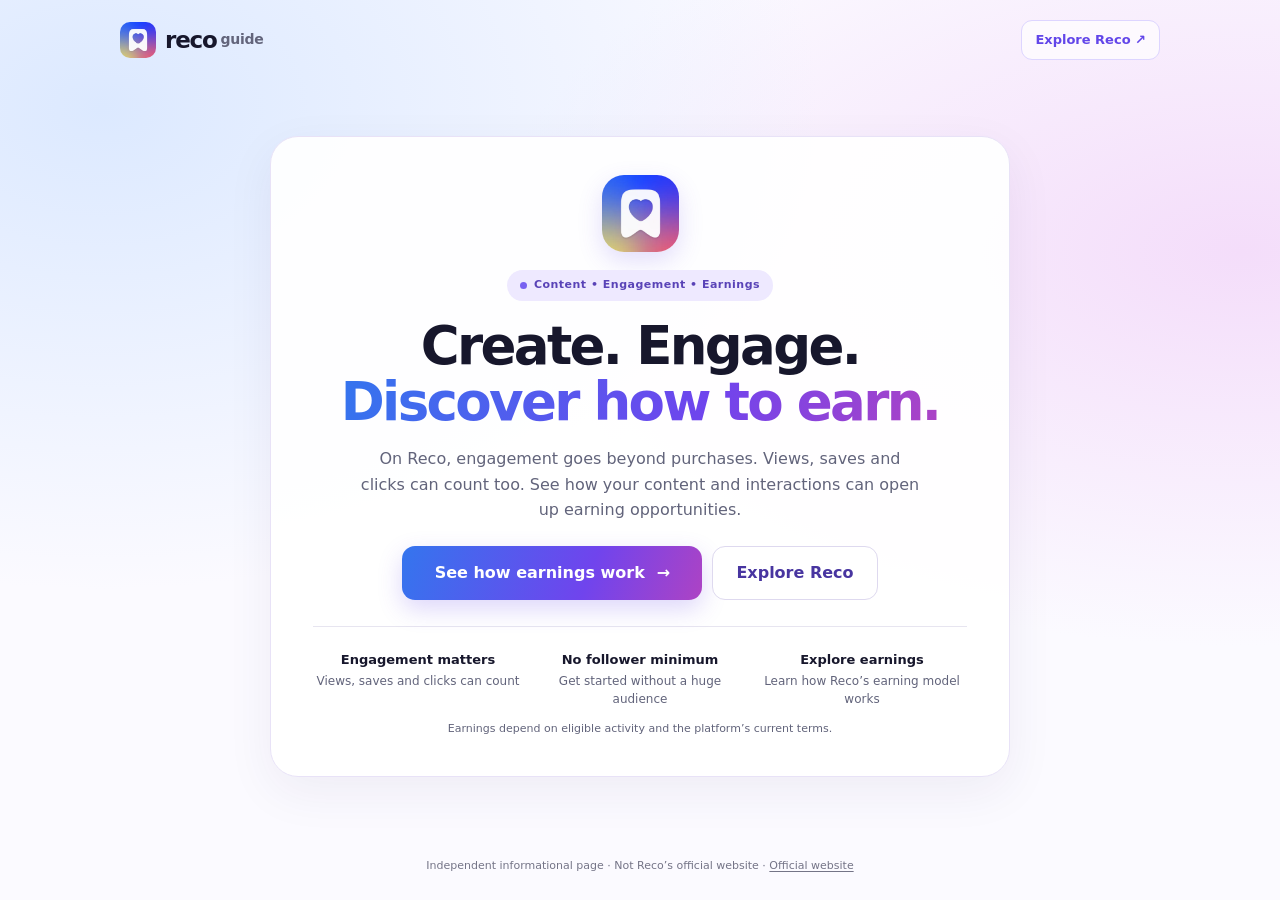
<file: index.html>
<!doctype html>
<html lang="en"><head><meta charset="utf-8"><meta name="viewport" content="width=device-width,initial-scale=1,viewport-fit=cover"><meta name="theme-color" content="#fbfaff"><meta name="description" content="Discover how engagement can count toward earnings with Reco."><title>Reco Guide – Content, Engagement & Earnings</title><link rel="icon" href="assets/reco.webp" type="image/webp"><link rel="stylesheet" href="assets/style.css"></head>
<body class="pre-body"><div class="container"><header class="topbar"><a class="brand" href="index.html" aria-label="Reco Guide home"><img src="assets/reco.webp" width="36" height="36" alt="">reco<small>guide</small></a><a class="nav-action" href="lander/index.html">Explore Reco ↗</a></header>
<main class="pre-main"><section class="pre-card">
<img class="app-icon" src="assets/reco.webp" width="77" height="77" alt="Reco logo">
<div class="eyebrow"><span class="spark"></span> Content • Engagement • Earnings</div>
<h1>Create. Engage.<br><span class="gradient">Discover how to earn.</span></h1>
<p class="lead">On Reco, engagement goes beyond purchases. Views, saves and clicks can count too. See how your content and interactions can open up earning opportunities.</p>
<div class="hero-actions"><a class="btn btn-primary" href="lander/index.html">See how earnings work <span aria-hidden="true">→</span></a><a class="btn btn-secondary" href="lander/index.html">Explore Reco</a></div>
<div class="pre-points"><div><strong>Engagement matters</strong><span>Views, saves and clicks can count</span></div><div><strong>No follower minimum</strong><span>Get started without a huge audience</span></div><div><strong>Explore earnings</strong><span>Learn how Reco’s earning model works</span></div></div>
<p class="mini-note">Earnings depend on eligible activity and the platform’s current terms.</p>
</section></main><footer class="foot">Independent informational page · Not Reco’s official website · <a href="https://recosocial.com/" rel="noopener noreferrer" target="_blank">Official website</a></footer></div></body></html>
</file>
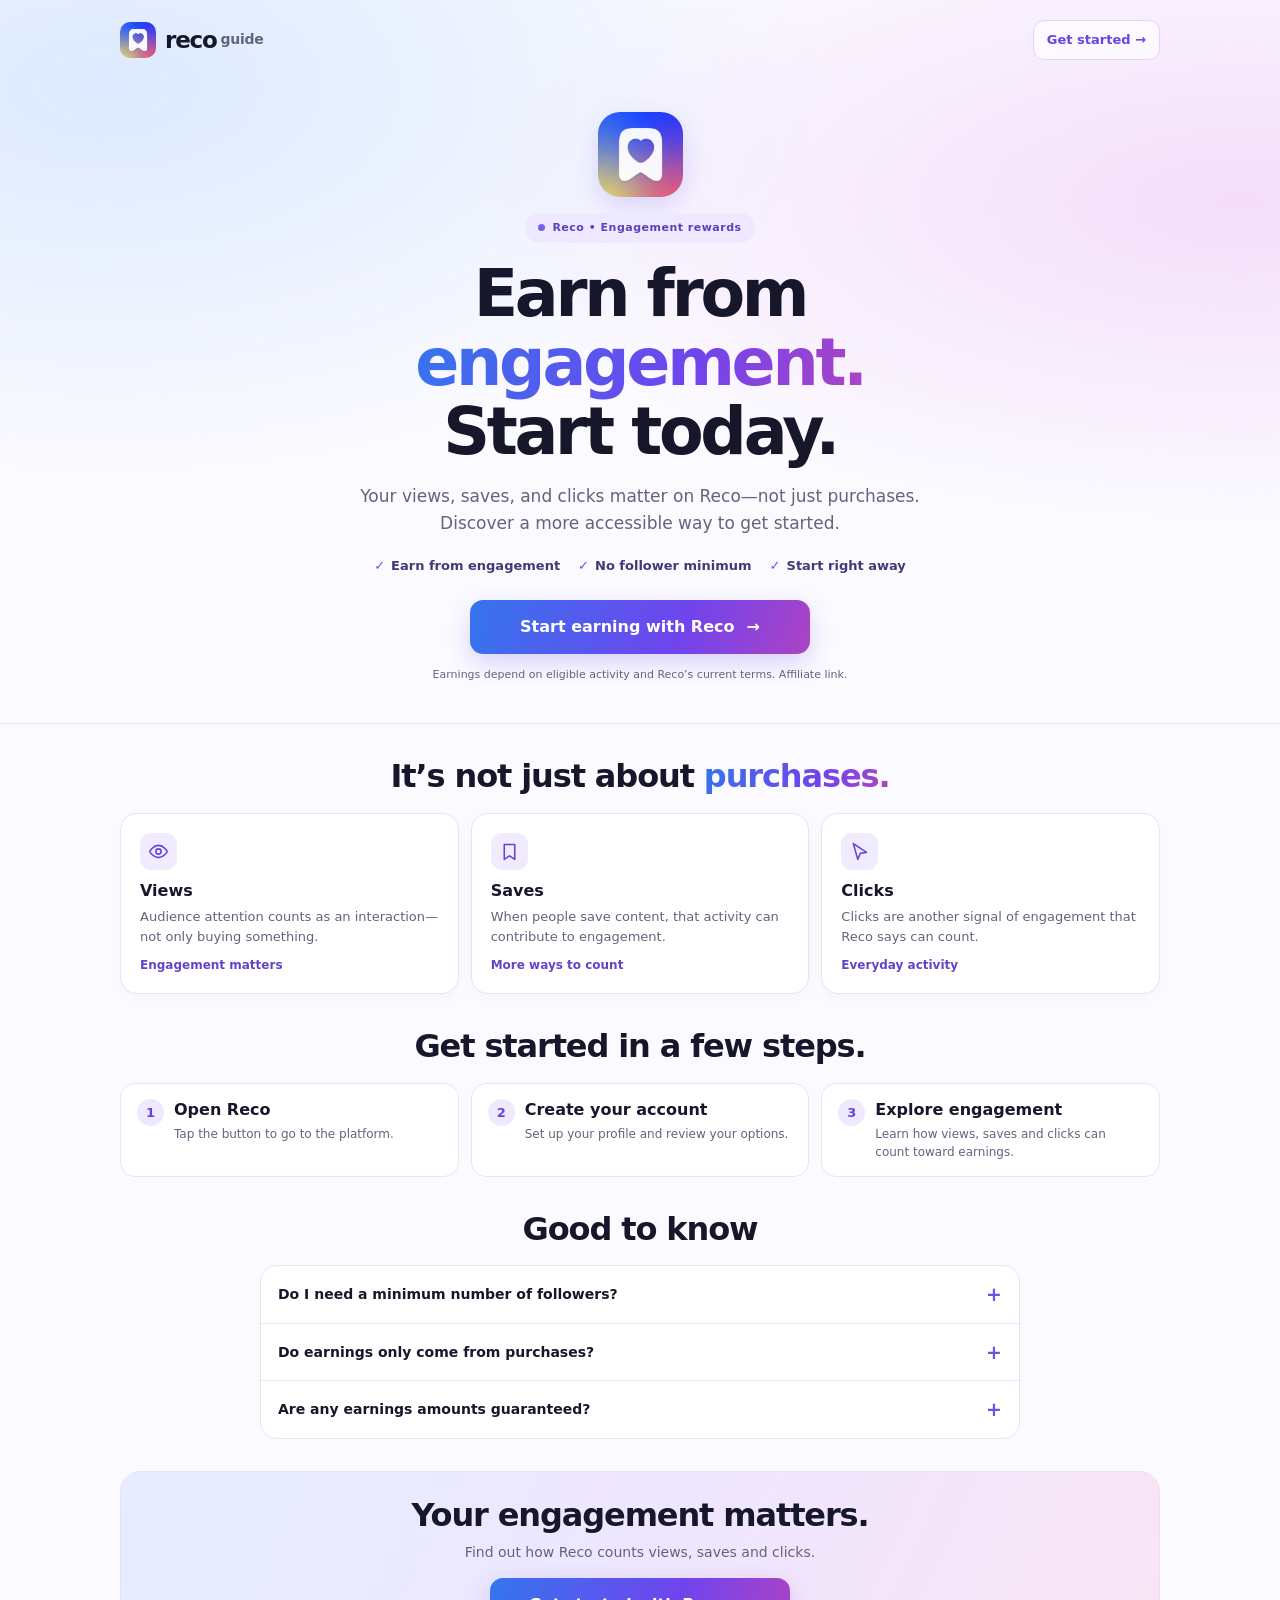
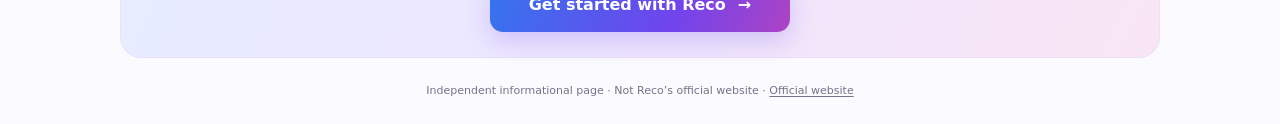
<file: lander/index.html>
<!doctype html>
<html lang="en"><head><meta charset="utf-8"><meta name="viewport" content="width=device-width,initial-scale=1,viewport-fit=cover"><meta name="theme-color" content="#fbfaff"><meta name="description" content="See how views, saves and clicks can count toward earnings on Reco."><title>Reco Guide – Earn from Engagement</title><link rel="icon" href="../assets/reco.webp" type="image/webp"><link rel="stylesheet" href="../assets/style.css"></head>
<body><div class="hero-wrap"><div class="container"><header class="topbar"><a class="brand" href="../index.html" aria-label="Reco Guide home"><img src="../assets/reco.webp" width="36" height="36" alt="">reco<small>guide</small></a><a class="nav-action" href="https://taprkr.com/r/eyJ0IjoicmVjb3NvY2lhbC1jcHIiLCJ0aWQiOiJhZTdjOTQzYTkwYzVmYzczYTU1ZSIsInRzIjoxNzk1NTM0MzM5NDUzfQ" rel="sponsored">Get started <span aria-hidden="true">→</span></a></header>
<main class="hero"><img class="app-icon" src="../assets/reco.webp" width="85" height="85" alt="Reco logo">
<div class="eyebrow"><span class="spark"></span> Reco • Engagement rewards</div>
<h1>Earn from <span class="gradient">engagement.</span><br>Start today.</h1>
<p class="lead">Your views, saves, and clicks matter on Reco—not just purchases. Discover a more accessible way to get started.</p>
<div class="quick-benefits"><span>Earn from engagement</span><span>No follower minimum</span><span>Start right away</span></div>
<div class="hero-actions"><a class="btn btn-primary" https://taprkr.com/r/eyJ0IjoicmVjb3NvY2lhbC1jcHIiLCJ0aWQiOiJhZTdjOTQzYTkwYzVmYzczYTU1ZSIsInRzIjoxNzk1NjI5MjI3NTk2fQ" rel="sponsored">Start earning with Reco <span aria-hidden="true">→</span></a></div>
<p class="mini-note">Earnings depend on eligible activity and Reco’s current terms. Affiliate link.</p>
</main></div></div>
<div class="container"><section class="section" id="benefits"><div class="section-heading"><h2>It’s not just about <span class="gradient">purchases.</span></h2></div>
<div class="cards"><article class="card"><span class="symbol"><svg viewBox="0 0 24 24" aria-hidden="true"><path d="M2 12s3.5-7 10-7 10 7 10 7-3.5 7-10 7-10-7-10-7Z"/><circle cx="12" cy="12" r="3"/></svg></span><h3>Views</h3><p>Audience attention counts as an interaction—not only buying something.</p><strong class="tagline">Engagement matters</strong></article>
<article class="card"><span class="symbol"><svg viewBox="0 0 24 24" aria-hidden="true"><path d="M6 4h12v17l-6-4-6 4z"/></svg></span><h3>Saves</h3><p>When people save content, that activity can contribute to engagement.</p><strong class="tagline">More ways to count</strong></article>
<article class="card"><span class="symbol"><svg viewBox="0 0 24 24" aria-hidden="true"><path d="m5 3 15 10-7 1-3 7z"/></svg></span><h3>Clicks</h3><p>Clicks are another signal of engagement that Reco says can count.</p><strong class="tagline">Everyday activity</strong></article></div></section>
<section class="section" id="how-it-works"><div class="section-heading"><h2>Get started in a few steps.</h2></div><div class="steps"><article class="step"><span class="num">1</span><div><h3>Open Reco</h3><p>Tap the button to go to the platform.</p></div></article><article class="step"><span class="num">2</span><div><h3>Create your account</h3><p>Set up your profile and review your options.</p></div></article><article class="step"><span class="num">3</span><div><h3>Explore engagement</h3><p>Learn how views, saves and clicks can count toward earnings.</p></div></article></div></section>
<section class="section faq" id="faq"><div class="section-heading"><h2>Good to know</h2></div><div class="faq-list"><details><summary>Do I need a minimum number of followers?</summary><p>According to Reco’s messaging, there is no follower minimum to get started.</p></details><details><summary>Do earnings only come from purchases?</summary><p>Reco states that views, saves and clicks also count as engagement.</p></details><details><summary>Are any earnings amounts guaranteed?</summary><p>No fixed income is promised. Eligibility, earning calculations and payments depend on the current provider terms.</p></details></div></section>
<section class="final-cta"><h2>Your engagement matters.</h2><p>Find out how Reco counts views, saves and clicks.</p><a class="btn btn-primary" href="https://taprkr.com/r/eyJ0IjoicmVjb3NvY2lhbC1jcHIiLCJ0aWQiOiJhZTdjOTQzYTkwYzVmYzczYTU1ZSIsInRzIjoxNzk1NTM0MzM5NDUzfQ" rel="sponsored">Get started with Reco <span aria-hidden="true">→</span></a></section><footer class="foot">Independent informational page · Not Reco’s official website · <a href="https://recosocial.com/" rel="noopener noreferrer" target="_blank">Official website</a></footer></div></body></html>
</file>
<file: assets/style.css>
:root{--ink:#17172c;--muted:#62647b;--purple:#6246e9;--line:#e7e5f0;--white:#fff;--grad:linear-gradient(110deg,#3475ee,#7044ed 62%,#ad43c4);--shadow:0 15px 48px #33275a10}*{box-sizing:border-box}html{scroll-behavior:smooth}body{margin:0;color:var(--ink);font-family:Inter,system-ui,-apple-system,BlinkMacSystemFont,"Segoe UI",sans-serif;background:#fbfaff;line-height:1.5;-webkit-font-smoothing:antialiased}a{color:inherit;text-decoration:none}a:focus-visible,summary:focus-visible{outline:3px solid #8569ff;outline-offset:4px}img{display:block;max-width:100%}.container{width:min(100% - 40px,1040px);margin:auto}.topbar{display:flex;align-items:center;justify-content:space-between;gap:12px;padding:20px 0}.brand{display:inline-flex;align-items:center;gap:9px;font-weight:850;font-size:23px;letter-spacing:-1.2px;white-space:nowrap}.brand img{width:36px;height:36px;border-radius:10px}.brand small{font-size:14px;font-weight:600;letter-spacing:-.3px;color:var(--muted);margin-left:-5px}.nav-action{font-size:13px;font-weight:750;color:var(--purple);padding:9px 13px;border:1px solid #ddd5ff;border-radius:11px;background:#ffffffb0;white-space:nowrap}.eyebrow{display:inline-flex;align-items:center;gap:7px;background:#eee9ff;color:#5943b7;border-radius:30px;padding:7px 13px;font-size:11px;letter-spacing:.045em;font-weight:750}.spark{width:7px;height:7px;background:#7861f1;border-radius:50%}.gradient{color:#6543e7;background:var(--grad);background-clip:text;-webkit-background-clip:text;-webkit-text-fill-color:transparent}h1,h2,h3,p{margin:0}h1{font-size:clamp(38px,6vw,65px);line-height:1.06;letter-spacing:-.05em;font-weight:850;margin:17px 0 16px}h2{font-size:clamp(24px,3vw,32px);letter-spacing:-.035em;line-height:1.18}h3{font-size:16px;line-height:1.35}.lead{font-size:17px;color:var(--muted);line-height:1.6;max-width:620px;margin-inline:auto}.btn{min-height:54px;display:inline-flex;align-items:center;justify-content:center;gap:12px;border-radius:13px;font-size:16px;font-weight:800;padding:14px 23px;text-align:center;transition:transform .15s,box-shadow .15s}.btn:hover{transform:translateY(-2px)}.btn-primary{color:white;background:var(--grad);box-shadow:0 9px 24px #6543e738}.btn-secondary{background:white;border:1px solid #ded9ef;color:#4835a0}.btn-primary:hover{box-shadow:0 12px 26px #6543e74d}.hero-actions{display:flex;justify-content:center;gap:10px;margin-top:23px}.hero-actions .btn-primary{min-width:300px}.mini-note{font-size:11px;color:var(--muted);margin-top:13px;line-height:1.5}.foot{text-align:center;color:#747487;font-size:11px;padding:24px 0;line-height:1.7}.foot a{text-decoration:underline;text-underline-offset:2px}.pre-body,.hero-wrap{background:radial-gradient(ellipse at 8% 12%,#dce9ff 0,transparent 43%),radial-gradient(ellipse at 97% 28%,#f4ddfa 0,transparent 43%),#fbfaff}.pre-body .container{min-height:100vh;display:flex;flex-direction:column}.pre-main{flex:1;display:grid;place-items:center;padding:28px 0}.pre-card{width:min(100%,740px);background:#fffffff0;border:1px solid #e8e2f7;box-shadow:var(--shadow);border-radius:28px;padding:38px 42px;text-align:center}.pre-card h1{font-size:clamp(35px,5.4vw,53px)}.app-icon{width:77px;height:77px;border-radius:22px;margin:0 auto 18px;box-shadow:0 9px 25px #6246e92e}.pre-card .lead{font-size:16px;max-width:560px}.pre-points{display:grid;grid-template-columns:repeat(3,1fr);gap:12px;margin-top:26px;padding-top:23px;border-top:1px solid var(--line)}.pre-points div{display:flex;flex-direction:column;gap:3px}.pre-points strong{font-size:13px}.pre-points span{font-size:12px;color:var(--muted)}.hero-wrap{border-bottom:1px solid #ebe6f5}.hero{text-align:center;padding:32px 0 40px;max-width:760px;margin:auto}.hero .app-icon{width:85px;height:85px;margin-bottom:16px}.hero .lead{max-width:570px}.quick-benefits{display:flex;justify-content:center;gap:10px 18px;flex-wrap:wrap;margin:19px 0 0;color:#433977;font-size:13px;font-weight:700}.quick-benefits span:before{content:'✓';color:#7052e8;margin-right:6px}.hero .hero-actions{margin-top:24px}.hero .btn-primary{min-width:min(100%,340px)}.section{padding:34px 0 0}.section-heading{text-align:center;margin-bottom:17px}.section-heading p{margin-top:8px;color:var(--muted);font-size:14px}.cards{display:grid;grid-template-columns:repeat(3,1fr);gap:12px}.card{padding:19px;background:white;border:1px solid var(--line);border-radius:17px;box-shadow:0 5px 15px #362b5b06}.card .symbol{width:37px;height:37px;display:grid;place-items:center;background:#f0ebff;border-radius:11px;color:#6543db;font-size:20px;margin-bottom:10px}.symbol svg{width:21px;height:21px;fill:none;stroke:currentColor;stroke-width:1.8;stroke-linecap:round;stroke-linejoin:round}.card p{color:var(--muted);font-size:13px;margin-top:6px}.tagline{display:block;font-size:12px;color:#6443cb;font-weight:750;margin-top:10px}.steps{display:grid;grid-template-columns:repeat(3,1fr);gap:12px}.step{padding:15px 16px;background:#fff;border:1px solid var(--line);border-radius:15px;display:flex;gap:10px;align-items:flex-start}.num{flex:none;width:27px;height:27px;display:grid;place-items:center;background:#eee9ff;border-radius:50%;font-weight:800;font-size:13px;color:#6543db}.step p{color:var(--muted);font-size:12px;margin-top:4px}.faq{max-width:760px;margin:auto}.faq-list{background:#fff;border:1px solid var(--line);border-radius:16px;overflow:hidden}.faq-list details+details{border-top:1px solid var(--line)}summary{cursor:pointer;font-size:14px;font-weight:700;padding:14px 17px;list-style:none;display:flex;align-items:center;justify-content:space-between;gap:12px}summary::-webkit-details-marker{display:none}summary:after{content:'+';font-size:19px;color:#7051e2;flex:none}details[open] summary:after{content:'−'}details p{font-size:13px;color:var(--muted);padding:0 17px 14px}.final-cta{text-align:center;background:linear-gradient(115deg,#e6edff,#eee6ff,#f9e5f4);border:1px solid #e9dff6;border-radius:21px;padding:25px 20px;margin-top:32px}.final-cta p{color:var(--muted);font-size:14px;margin:7px 0 15px}.final-cta .btn{min-width:min(100%,300px)}@media(max-width:600px){.container{width:calc(100% - 32px)}.topbar{padding:15px 0}.brand{font-size:21px}.brand img{width:32px;height:32px}.nav-action{font-size:12px;padding:8px 10px}.pre-main{padding:16px 0}.pre-card{padding:25px 17px;border-radius:23px}.app-icon{width:66px;height:66px;margin-bottom:14px}.pre-card .lead,.lead{font-size:15px;line-height:1.5}.hero-actions{flex-direction:column;gap:9px}.hero-actions .btn{width:100%;min-width:0}.pre-points{grid-template-columns:1fr;gap:10px;text-align:left;margin-top:19px;padding-top:15px}.pre-points div{padding-left:12px;border-left:2px solid #dcd3fa;gap:0}.pre-points strong{font-size:13px}.pre-points span{font-size:12px}.hero{padding:19px 0 28px}.hero .app-icon{width:66px;height:66px;margin-bottom:13px}.hero h1{font-size:clamp(36px,9.7vw,48px);margin:13px 0 12px}.quick-benefits{font-size:12px;gap:6px 12px;margin-top:15px}.hero .hero-actions{margin-top:18px}.section{padding-top:25px}.section-heading{margin-bottom:13px}.cards{grid-template-columns:1fr;gap:8px}.card{display:grid;grid-template-columns:39px 1fr;gap:0 12px;padding:13px 14px}.card .symbol{grid-row:1 / 4;margin:0}.card p{grid-column:2;margin-top:3px}.tagline{grid-column:2;margin-top:5px}.steps{grid-template-columns:1fr;gap:8px}.step{padding:11px 13px}.final-cta{margin-top:25px}.foot{padding:19px 0}.btn{min-height:52px}}
@media(prefers-reduced-motion:reduce){html{scroll-behavior:auto}.btn{transition:none}.btn:hover{transform:none}}
</file>
